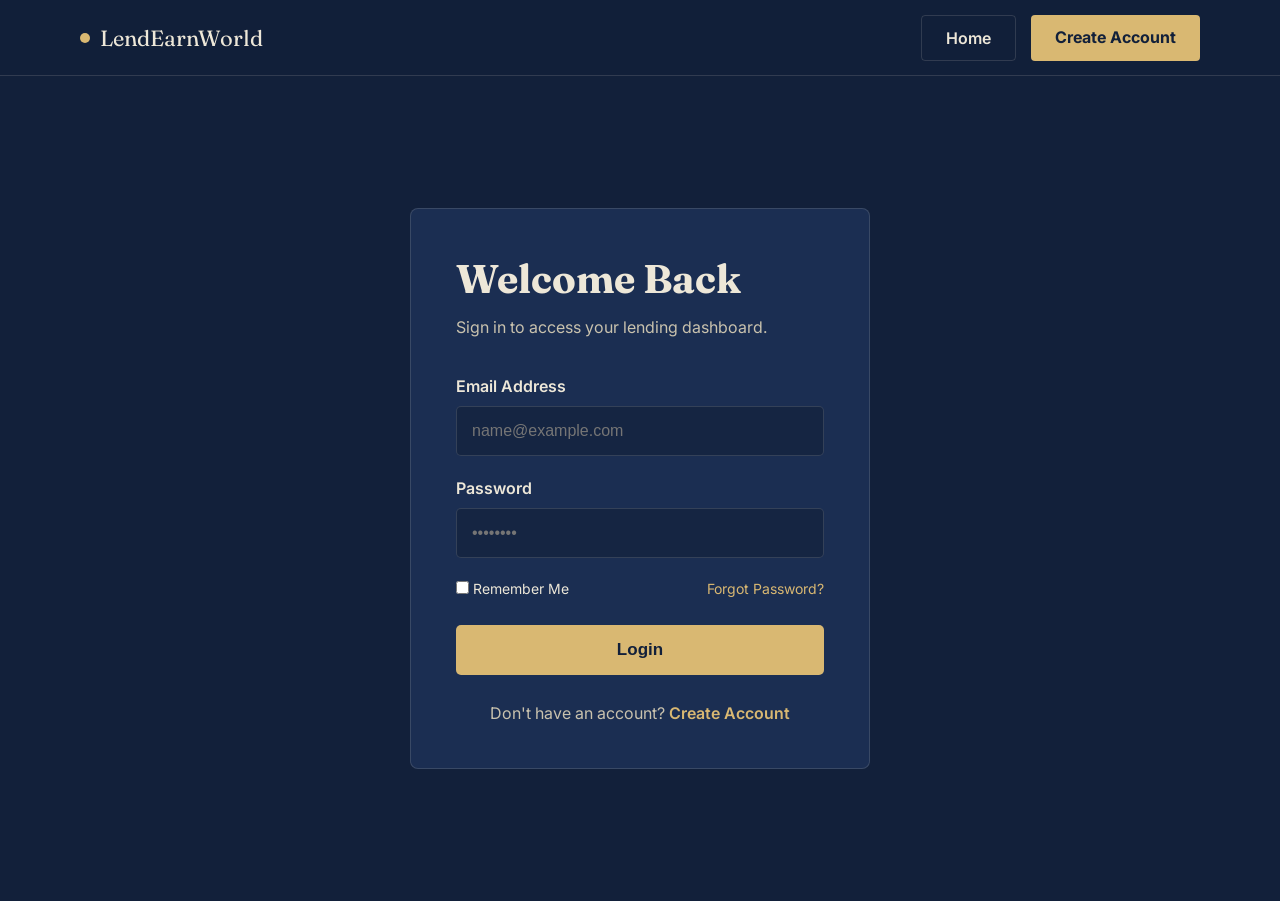
<file: login.html>
<!DOCTYPE html>
<html lang="en">
<head>
    <meta charset="UTF-8">
    <meta name="viewport" content="width=device-width, initial-scale=1.0">
    <title>Login | LendEarnWorld</title>

    <link rel="preconnect" href="https://fonts.googleapis.com">
    <link href="https://fonts.googleapis.com/css2?family=Fraunces:wght@600;700&family=Inter:wght@400;500;600&display=swap" rel="stylesheet">

    <link rel="stylesheet" href="css/style.css">
    <link rel="stylesheet" href="css/auth.css">
</head>
<body>

<nav class="navbar">

    <div class="container">

        <a href="index.html" class="logo">
            <span class="logo-dot"></span>
            LendEarnWorld
        </a>

        <div class="nav-actions">

            <a href="index.html" class="login-btn">
                Home
            </a>

            <a href="register.html" class="register-btn">
                Create Account
            </a>

        </div>

    </div>

</nav>

<section class="auth-page">

    <div class="auth-card">

        <h1>Welcome Back</h1>

        <p>
            Sign in to access your lending dashboard.
        </p>

        <form action="dashboard.html">

            <div class="form-group">

                <label>Email Address</label>

                <input
                    type="email"
                    placeholder="name@example.com"
                    required>

            </div>

            <div class="form-group">

                <label>Password</label>

                <input
                    type="password"
                    placeholder="••••••••"
                    required>

            </div>

            <div class="auth-options">

                <label>

                    <input type="checkbox">

                    Remember Me

                </label>

                <a href="#">
                    Forgot Password?
                </a>

            </div>

            <button class="auth-btn">
                Login
            </button>

        </form>

        <div class="auth-footer">

            Don't have an account?

            <a href="register.html">
                Create Account
            </a>

        </div>

    </div>

</section>

</body>
</html>
</file>
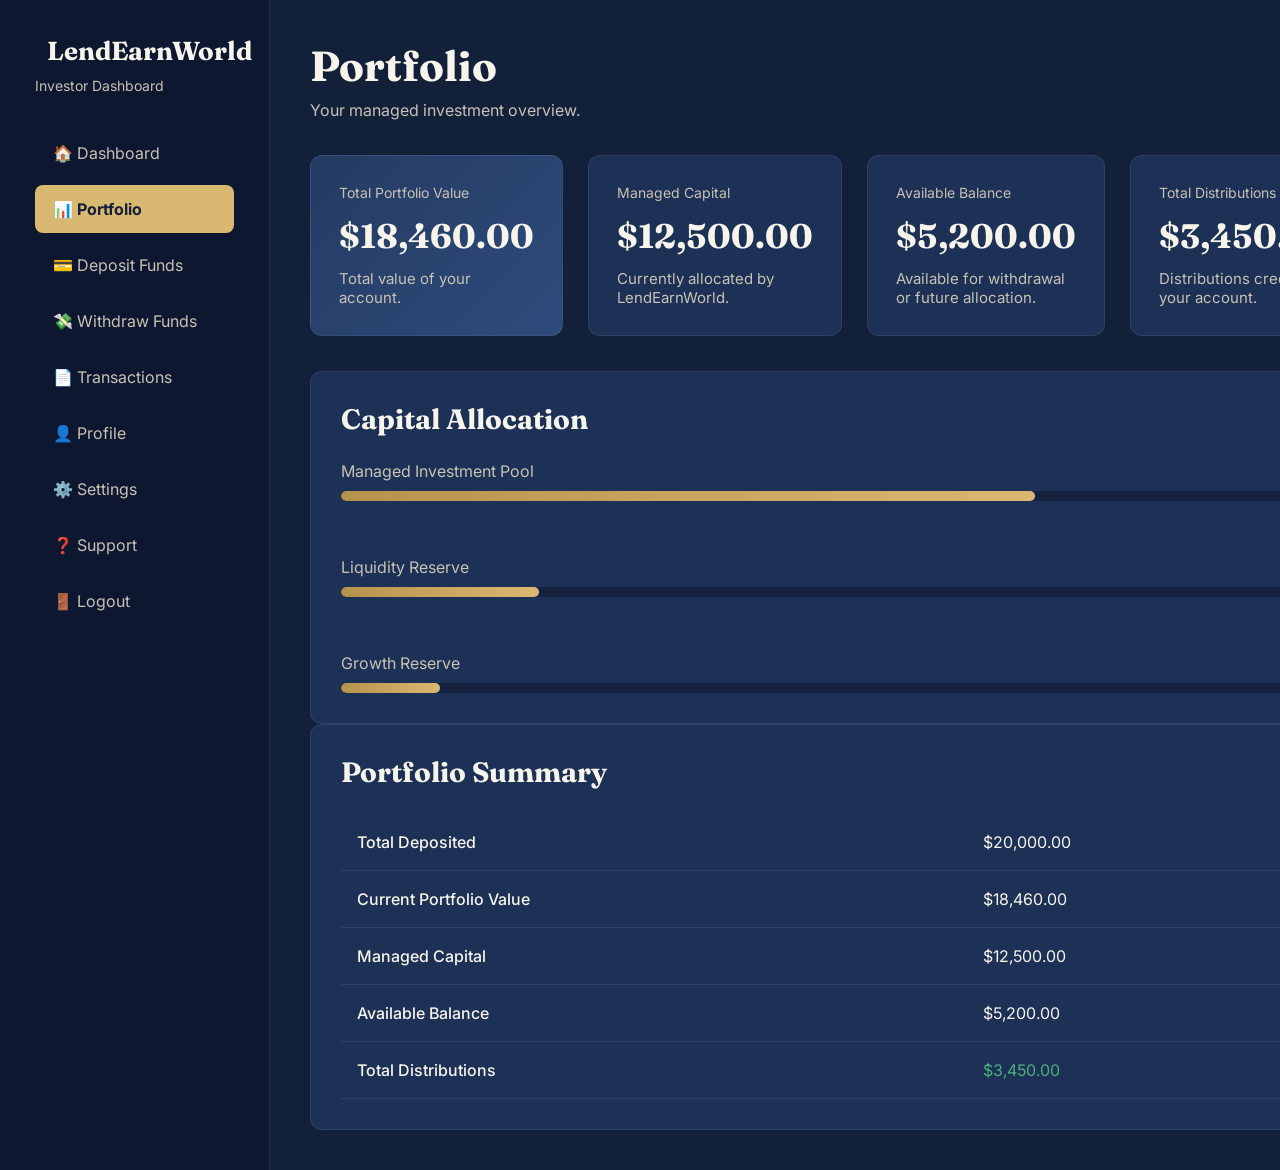
<file: portofoli.html>
<!DOCTYPE html>
<html lang="en">

<head>

<meta charset="UTF-8">
<meta name="viewport" content="width=device-width, initial-scale=1.0">

<title>Portfolio | LendEarnWorld</title>

<link rel="preconnect" href="https://fonts.googleapis.com">

<link href="https://fonts.googleapis.com/css2?family=Fraunces:wght@600;700&family=Inter:wght@400;500;600;700&display=swap" rel="stylesheet">

<link rel="stylesheet" href="css/style.css">
<link rel="stylesheet" href="css/dashboard.css">

</head>

<body>

<div class="dashboard">

<!-- Sidebar -->

<aside class="sidebar">

<div class="brand">
<span class="brand-dot"></span>
<h2>LendEarnWorld</h2>
</div>

<p class="brand-subtitle">Investor Dashboard</p>

<ul class="sidebar-menu">

<li><a href="dashboard.html">🏠 Dashboard</a></li>

<li class="active"><a href="portfolio.html">📊 Portfolio</a></li>

<li><a href="deposit.html">💳 Deposit Funds</a></li>

<li><a href="withdraw.html">💸 Withdraw Funds</a></li>

<li><a href="transactions.html">📄 Transactions</a></li>

<li><a href="profile.html">👤 Profile</a></li>

<li><a href="settings.html">⚙️ Settings</a></li>

<li><a href="support.html">❓ Support</a></li>

<li><a href="index.html">🚪 Logout</a></li>

</ul>

</aside>

<!-- Main Content -->

<main class="content">

<header class="topbar">

<div>

<h1>Portfolio</h1>

<p>Your managed investment overview.</p>

</div>

</header>

<!-- Portfolio Cards -->

<section class="cards">

<div class="card card-primary">

<span>Total Portfolio Value</span>

<h2>$18,460.00</h2>

<p>Total value of your account.</p>

</div>

<div class="card">

<span>Managed Capital</span>

<h2>$12,500.00</h2>

<p>Currently allocated by LendEarnWorld.</p>

</div>

<div class="card">

<span>Available Balance</span>

<h2>$5,200.00</h2>

<p>Available for withdrawal or future allocation.</p>

</div>

<div class="card">

<span>Total Distributions</span>

<h2>$3,450.00</h2>

<p>Distributions credited to your account.</p>

</div>

</section>

<!-- Capital Allocation -->

<section class="panel">

<div class="panel-title">

<h2>Capital Allocation</h2>

</div>

<div class="allocation">

<div class="allocation-row">

<span>Managed Investment Pool</span>

<strong>70%</strong>

</div>

<div class="progress">

<div style="width:70%"></div>

</div>

<br>

<div class="allocation-row">

<span>Liquidity Reserve</span>

<strong>20%</strong>

</div>

<div class="progress">

<div style="width:20%"></div>

</div>

<br>

<div class="allocation-row">

<span>Growth Reserve</span>

<strong>10%</strong>

</div>

<div class="progress">

<div style="width:10%"></div>

</div>

</div>

</section>

<!-- Portfolio Summary -->

<section class="panel">

<div class="panel-title">

<h2>Portfolio Summary</h2>

</div>

<table class="activity-table">

<tbody>

<tr>

<td>Total Deposited</td>

<td>$20,000.00</td>

</tr>

<tr>

<td>Current Portfolio Value</td>

<td>$18,460.00</td>

</tr>

<tr>

<td>Managed Capital</td>

<td>$12,500.00</td>

</tr>

<tr>

<td>Available Balance</td>

<td>$5,200.00</td>

</tr>

<tr>

<td>Total Distributions</td>

<td class="green">$3,450.00</td>

</tr>

</tbody>

</table>

</section>

</main>

</div>

</body>

</html>
</file>
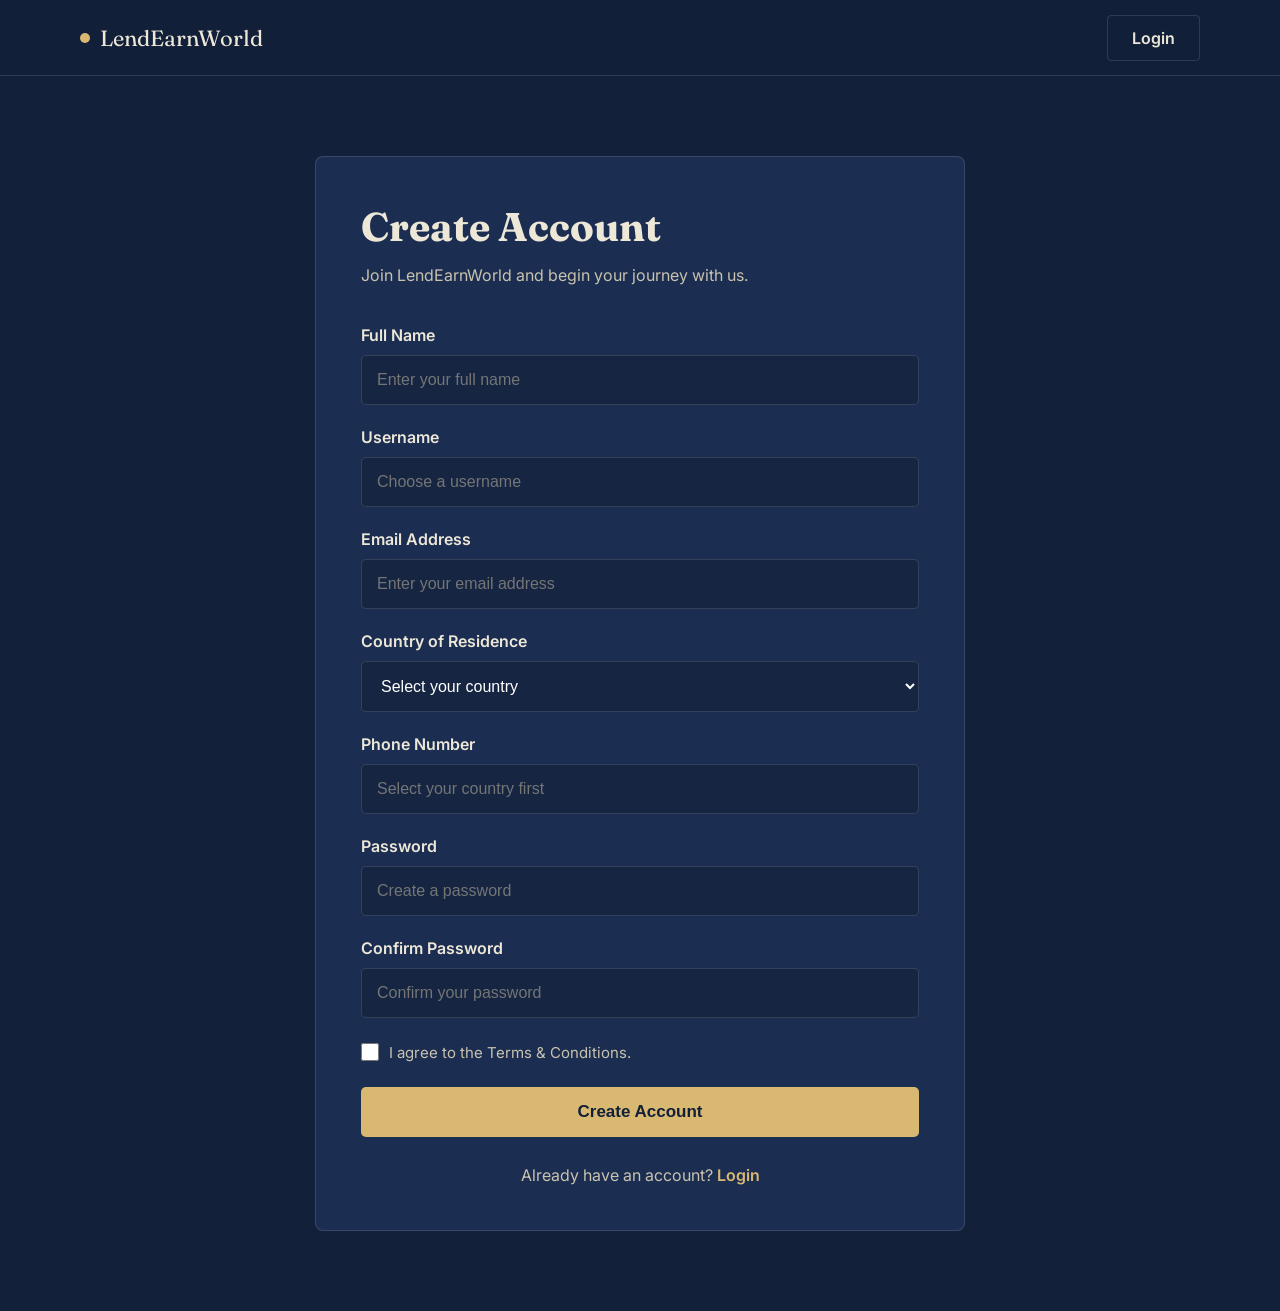
<file: register.html>
<!DOCTYPE html>
<html lang="en">
<head>
    <meta charset="UTF-8">
    <meta name="viewport" content="width=device-width, initial-scale=1.0">
    <title>Create Account | LendEarnWorld</title>

    <link rel="preconnect" href="https://fonts.googleapis.com">
    <link href="https://fonts.googleapis.com/css2?family=Fraunces:wght@600;700&family=Inter:wght@400;500;600&display=swap" rel="stylesheet">

    <link rel="stylesheet" href="css/style.css">
    <link rel="stylesheet" href="css/auth.css">
</head>
<body>

<nav class="navbar">
    <div class="container">
        <a href="index.html" class="logo">
            <span class="logo-dot"></span>
            LendEarnWorld
        </a>

        <div class="nav-actions">
            <a href="login.html" class="login-btn">Login</a>
        </div>
    </div>
</nav>

<section class="auth-page">
    <div class="auth-card register-card">

        <h1>Create Account</h1>

        <p>Join LendEarnWorld and begin your journey with us.</p>

        <form id="registerForm">

            <div class="form-group">
                <label for="fullName">Full Name</label>
                <input type="text" id="fullName" name="fullName"
                    placeholder="Enter your full name"
                    autocomplete="name" required>
            </div>

            <div class="form-group">
                <label for="username">Username</label>
                <input type="text" id="username" name="username"
                    placeholder="Choose a username"
                    autocomplete="username" required>
            </div>

            <div class="form-group">
                <label for="email">Email Address</label>
                <input type="email" id="email" name="email"
                    placeholder="Enter your email address"
                    autocomplete="email" required>
            </div>

            <div class="form-group">
                <label for="country">Country of Residence</label>
                <select id="country" name="country" required>
                    <option value="">Select your country</option>
                </select>
            </div>

            <div class="form-group">
                <label for="phone">Phone Number</label>
                <input type="tel" id="phone" name="phone"
                    placeholder="Select your country first"
                    autocomplete="tel" required>
            </div>

            <div class="form-group">
                <label for="password">Password</label>
                <input type="password" id="password" name="password"
                    placeholder="Create a password"
                    autocomplete="new-password"
                    minlength="8" required>
            </div>

            <div class="form-group">
                <label for="confirmPassword">Confirm Password</label>
                <input type="password" id="confirmPassword"
                    name="confirmPassword"
                    placeholder="Confirm your password"
                    autocomplete="new-password"
                    minlength="8" required>
            </div>

            <!-- Internal currency field. Not visible to the user. -->
            <input type="hidden" id="depositCurrency"
                name="depositCurrency" value="">

            <label class="terms">
                <input type="checkbox" name="terms" required>
                I agree to the Terms & Conditions.
            </label>

            <button type="submit" class="auth-btn">
                Create Account
            </button>

        </form>

        <div class="auth-footer">
            Already have an account?
            <a href="login.html">Login</a>
        </div>

    </div>
</section>

<script>

// ==========================================
// COUNTRY DATA
// Format: Country name, country code, currency, dialing code
// ==========================================

const countries = [
    ["Afghanistan","AF","AFN","+93"],
    ["Albania","AL","ALL","+355"],
    ["Algeria","DZ","DZD","+213"],
    ["Andorra","AD","EUR","+376"],
    ["Angola","AO","AOA","+244"],
    ["Antigua and Barbuda","AG","XCD","+1-268"],
    ["Argentina","AR","ARS","+54"],
    ["Armenia","AM","AMD","+374"],
    ["Australia","AU","AUD","+61"],
    ["Austria","AT","EUR","+43"],
    ["Azerbaijan","AZ","AZN","+994"],
    ["Bahamas","BS","BSD","+1-242"],
    ["Bahrain","BH","BHD","+973"],
    ["Bangladesh","BD","BDT","+880"],
    ["Barbados","BB","BBD","+1-246"],
    ["Belarus","BY","BYN","+375"],
    ["Belgium","BE","EUR","+32"],
    ["Belize","BZ","BZD","+501"],
    ["Benin","BJ","XOF","+229"],
    ["Bhutan","BT","BTN","+975"],
    ["Bolivia","BO","BOB","+591"],
    ["Bosnia and Herzegovina","BA","BAM","+387"],
    ["Botswana","BW","BWP","+267"],
    ["Brazil","BR","BRL","+55"],
    ["Brunei","BN","BND","+673"],
    ["Bulgaria","BG","EUR","+359"],
    ["Burkina Faso","BF","XOF","+226"],
    ["Burundi","BI","BIF","+257"],
    ["Cabo Verde","CV","CVE","+238"],
    ["Cambodia","KH","KHR","+855"],
    ["Cameroon","CM","XAF","+237"],
    ["Canada","CA","CAD","+1"],
    ["Central African Republic","CF","XAF","+236"],
    ["Chad","TD","XAF","+235"],
    ["Chile","CL","CLP","+56"],
    ["China","CN","CNY","+86"],
    ["Colombia","CO","COP","+57"],
    ["Comoros","KM","KMF","+269"],
    ["Congo (Republic of the Congo)","CG","XAF","+242"],
    ["Costa Rica","CR","CRC","+506"],
    ["Cote d'Ivoire","CI","XOF","+225"],
    ["Croatia","HR","EUR","+385"],
    ["Cuba","CU","CUP","+53"],
    ["Cyprus","CY","EUR","+357"],
    ["Czechia","CZ","CZK","+420"],
    ["Democratic Republic of the Congo","CD","CDF","+243"],
    ["Denmark","DK","DKK","+45"],
    ["Djibouti","DJ","DJF","+253"],
    ["Dominica","DM","XCD","+1-767"],
    ["Dominican Republic","DO","DOP","+1-809"],
    ["Ecuador","EC","USD","+593"],
    ["Egypt","EG","EGP","+20"],
    ["El Salvador","SV","USD","+503"],
    ["Equatorial Guinea","GQ","XAF","+240"],
    ["Eritrea","ER","ERN","+291"],
    ["Estonia","EE","EUR","+372"],
    ["Eswatini","SZ","SZL","+268"],
    ["Ethiopia","ET","ETB","+251"],
    ["Fiji","FJ","FJD","+679"],
    ["Finland","FI","EUR","+358"],
    ["France","FR","EUR","+33"],
    ["Gabon","GA","XAF","+241"],
    ["Gambia","GM","GMD","+220"],
    ["Georgia","GE","GEL","+995"],
    ["Germany","DE","EUR","+49"],
    ["Ghana","GH","GHS","+233"],
    ["Greece","GR","EUR","+30"],
    ["Grenada","GD","XCD","+1-473"],
    ["Guatemala","GT","GTQ","+502"],
    ["Guinea","GN","GNF","+224"],
    ["Guinea-Bissau","GW","XOF","+245"],
    ["Guyana","GY","GYD","+592"],
    ["Haiti","HT","HTG","+509"],
    ["Honduras","HN","HNL","+504"],
    ["Hungary","HU","HUF","+36"],
    ["Iceland","IS","ISK","+354"],
    ["India","IN","INR","+91"],
    ["Indonesia","ID","IDR","+62"],
    ["Iran","IR","IRR","+98"],
    ["Iraq","IQ","IQD","+964"],
    ["Ireland","IE","EUR","+353"],
    ["Israel","IL","ILS","+972"],
    ["Italy","IT","EUR","+39"],
    ["Jamaica","JM","JMD","+1-876"],
    ["Japan","JP","JPY","+81"],
    ["Jordan","JO","JOD","+962"],
    ["Kazakhstan","KZ","KZT","+7"],
    ["Kenya","KE","KES","+254"],
    ["Kiribati","KI","AUD","+686"],
    ["Kuwait","KW","KWD","+965"],
    ["Kyrgyzstan","KG","KGS","+996"],
    ["Laos","LA","LAK","+856"],
    ["Latvia","LV","EUR","+371"],
    ["Lebanon","LB","LBP","+961"],
    ["Lesotho","LS","LSL","+266"],
    ["Liberia","LR","LRD","+231"],
    ["Libya","LY","LYD","+218"],
    ["Liechtenstein","LI","CHF","+423"],
    ["Lithuania","LT","EUR","+370"],
    ["Luxembourg","LU","EUR","+352"],
    ["Madagascar","MG","MGA","+261"],
    ["Malawi","MW","MWK","+265"],
    ["Malaysia","MY","MYR","+60"],
    ["Maldives","MV","MVR","+960"],
    ["Mali","ML","XOF","+223"],
    ["Malta","MT","EUR","+356"],
    ["Marshall Islands","MH","USD","+692"],
    ["Mauritania","MR","MRU","+222"],
    ["Mauritius","MU","MUR","+230"],
    ["Mexico","MX","MXN","+52"],
    ["Micronesia","FM","USD","+691"],
    ["Moldova","MD","MDL","+373"],
    ["Monaco","MC","EUR","+377"],
    ["Mongolia","MN","MNT","+976"],
    ["Montenegro","ME","EUR","+382"],
    ["Morocco","MA","MAD","+212"],
    ["Mozambique","MZ","MZN","+258"],
    ["Myanmar","MM","MMK","+95"],
    ["Namibia","NA","NAD","+264"],
    ["Nauru","NR","AUD","+674"],
    ["Nepal","NP","NPR","+977"],
    ["Netherlands","NL","EUR","+31"],
    ["New Zealand","NZ","NZD","+64"],
    ["Nicaragua","NI","NIO","+505"],
    ["Niger","NE","XOF","+227"],
    ["Nigeria","NG","NGN","+234"],
    ["North Korea","KP","KPW","+850"],
    ["North Macedonia","MK","MKD","+389"],
    ["Norway","NO","NOK","+47"],
    ["Oman","OM","OMR","+968"],
    ["Pakistan","PK","PKR","+92"],
    ["Palau","PW","USD","+680"],
    ["Palestine","PS","ILS","+970"],
    ["Panama","PA","PAB","+507"],
    ["Papua New Guinea","PG","PGK","+675"],
    ["Paraguay","PY","PYG","+595"],
    ["Peru","PE","PEN","+51"],
    ["Philippines","PH","PHP","+63"],
    ["Poland","PL","PLN","+48"],
    ["Portugal","PT","EUR","+351"],
    ["Qatar","QA","QAR","+974"],
    ["Romania","RO","RON","+40"],
    ["Russia","RU","RUB","+7"],
    ["Rwanda","RW","RWF","+250"],
    ["Saint Kitts and Nevis","KN","XCD","+1-869"],
    ["Saint Lucia","LC","XCD","+1-758"],
    ["Saint Vincent and the Grenadines","VC","XCD","+1-784"],
    ["Samoa","WS","WST","+685"],
    ["San Marino","SM","EUR","+378"],
    ["Sao Tome and Principe","ST","STN","+239"],
    ["Saudi Arabia","SA","SAR","+966"],
    ["Senegal","SN","XOF","+221"],
    ["Serbia","RS","RSD","+381"],
    ["Seychelles","SC","SCR","+248"],
    ["Sierra Leone","SL","SLE","+232"],
    ["Singapore","SG","SGD","+65"],
    ["Slovakia","SK","EUR","+421"],
    ["Slovenia","SI","EUR","+386"],
    ["Solomon Islands","SB","SBD","+677"],
    ["Somalia","SO","SOS","+252"],
    ["South Africa","ZA","ZAR","+27"],
    ["South Korea","KR","KRW","+82"],
    ["South Sudan","SS","SSP","+211"],
    ["Spain","ES","EUR","+34"],
    ["Sri Lanka","LK","LKR","+94"],
    ["Sudan","SD","SDG","+249"],
    ["Suriname","SR","SRD","+597"],
    ["Sweden","SE","SEK","+46"],
    ["Switzerland","CH","CHF","+41"],
    ["Syria","SY","SYP","+963"],
    ["Tajikistan","TJ","TJS","+992"],
    ["Tanzania","TZ","TZS","+255"],
    ["Thailand","TH","THB","+66"],
    ["Timor-Leste","TL","USD","+670"],
    ["Togo","TG","XOF","+228"],
    ["Tonga","TO","TOP","+676"],
    ["Trinidad and Tobago","TT","TTD","+1-868"],
    ["Tunisia","TN","TND","+216"],
    ["Turkey","TR","TRY","+90"],
    ["Turkmenistan","TM","TMT","+993"],
    ["Tuvalu","TV","AUD","+688"],
    ["Uganda","UG","UGX","+256"],
    ["Ukraine","UA","UAH","+380"],
    ["United Arab Emirates","AE","AED","+971"],
    ["United Kingdom","GB","GBP","+44"],
    ["United States","US","USD","+1"],
    ["Uruguay","UY","UYU","+598"],
    ["Uzbekistan","UZ","UZS","+998"],
    ["Vanuatu","VU","VUV","+678"],
    ["Vatican City","VA","EUR","+39"],
    ["Venezuela","VE","VES","+58"],
    ["Vietnam","VN","VND","+84"],
    ["Yemen","YE","YER","+967"],
    ["Zambia","ZM","ZMW","+260"],
    ["Zimbabwe","ZW","ZWG","+263"]
];


// ==========================================
// GET FORM ELEMENTS
// ==========================================

const registerForm = document.getElementById("registerForm");
const countrySelect = document.getElementById("country");
const phoneInput = document.getElementById("phone");
const currencyInput = document.getElementById("depositCurrency");

let currentDialCode = "";


// ==========================================
// POPULATE COUNTRY DROPDOWN
// ==========================================

countries.forEach(function(country) {
    const option = document.createElement("option");

    option.value = country[1];
    option.textContent = country[0];

    option.dataset.currency = country[2];
    option.dataset.dialCode = country[3];
    option.dataset.countryName = country[0];

    countrySelect.appendChild(option);
});


// ==========================================
// UPDATE PHONE CODE AND CURRENCY
// ==========================================

countrySelect.addEventListener("change", function() {
    const selectedOption = this.options[this.selectedIndex];

    currentDialCode = selectedOption.dataset.dialCode || "";
    const currency = selectedOption.dataset.currency || "";

    currencyInput.value = currency;

    phoneInput.value = currentDialCode
        ? currentDialCode + " "
        : "";

    phoneInput.placeholder = currentDialCode
        ? "Enter your phone number"
        : "Select your country first";
});


// ==========================================
// KEEP COUNTRY CODE WHEN USER TYPES
// ==========================================

phoneInput.addEventListener("input", function() {
    if (!currentDialCode) return;

    if (!phoneInput.value.startsWith(currentDialCode)) {
        const digits = phoneInput.value.replace(/\D/g, "");
        const codeDigits = currentDialCode.replace(/\D/g, "");

        const numberDigits = digits.startsWith(codeDigits)
            ? digits.slice(codeDigits.length)
            : digits;

        phoneInput.value = currentDialCode + " " + numberDigits;
    }
});


// ==========================================
// REGISTER AND SAVE USER PROFILE
// ==========================================

registerForm.addEventListener("submit", function(event) {
    event.preventDefault();

    const fullName = document.getElementById("fullName").value.trim();
    const username = document.getElementById("username").value.trim();
    const email = document.getElementById("email").value.trim();
    const phone = phoneInput.value.trim();

    const password = document.getElementById("password").value;
    const confirmPassword = document.getElementById("confirmPassword").value;

    const countryCode = countrySelect.value;
    const selectedOption = countrySelect.options[countrySelect.selectedIndex];

    const currency = selectedOption.dataset.currency || "";
    const dialCode = selectedOption.dataset.dialCode || "";
    const countryName = selectedOption.dataset.countryName || "";

    // Check required country information
    if (!countryCode || !currency || !dialCode) {
        alert("Please select your country.");
        return;
    }

    // Check password length
    if (password.length < 8) {
        alert("Your password must contain at least 8 characters.");
        return;
    }

    // Check password confirmation
    if (password !== confirmPassword) {
        alert("Your passwords do not match.");
        return;
    }

    // Check phone number
    const phoneDigits = phone.replace(/\D/g, "");
    const dialDigits = dialCode.replace(/\D/g, "");

    if (!phoneDigits.startsWith(dialDigits) ||
        phoneDigits.length <= dialDigits.length) {
        alert("Please enter a valid phone number.");
        phoneInput.focus();
        return;
    }

    // Save user profile information.
    // Passwords are deliberately NOT saved.

    const profile = {
        fullName: fullName,
        username: username,
        email: email,
        phone: phone,
        country: countryCode,
        countryName: countryName,
        currency: currency,
        phoneCode: dialCode
    };

    try {
        localStorage.setItem("lewProfile", JSON.stringify(profile));

        // Keep these separate keys for the other website pages.
        localStorage.setItem("lewCountry", countryCode);
        localStorage.setItem("lewDepositCurrency", currency);
        localStorage.setItem("lewPhoneCode", dialCode);

        // Continue to the dashboard.
        window.location.href = "dashboard.html";

    } catch (error) {
        alert("Your information could not be saved in this browser. Please check your browser storage settings.");
        console.error("Registration storage error:", error);
    }
});

</script>

</body>
</html>
</file>
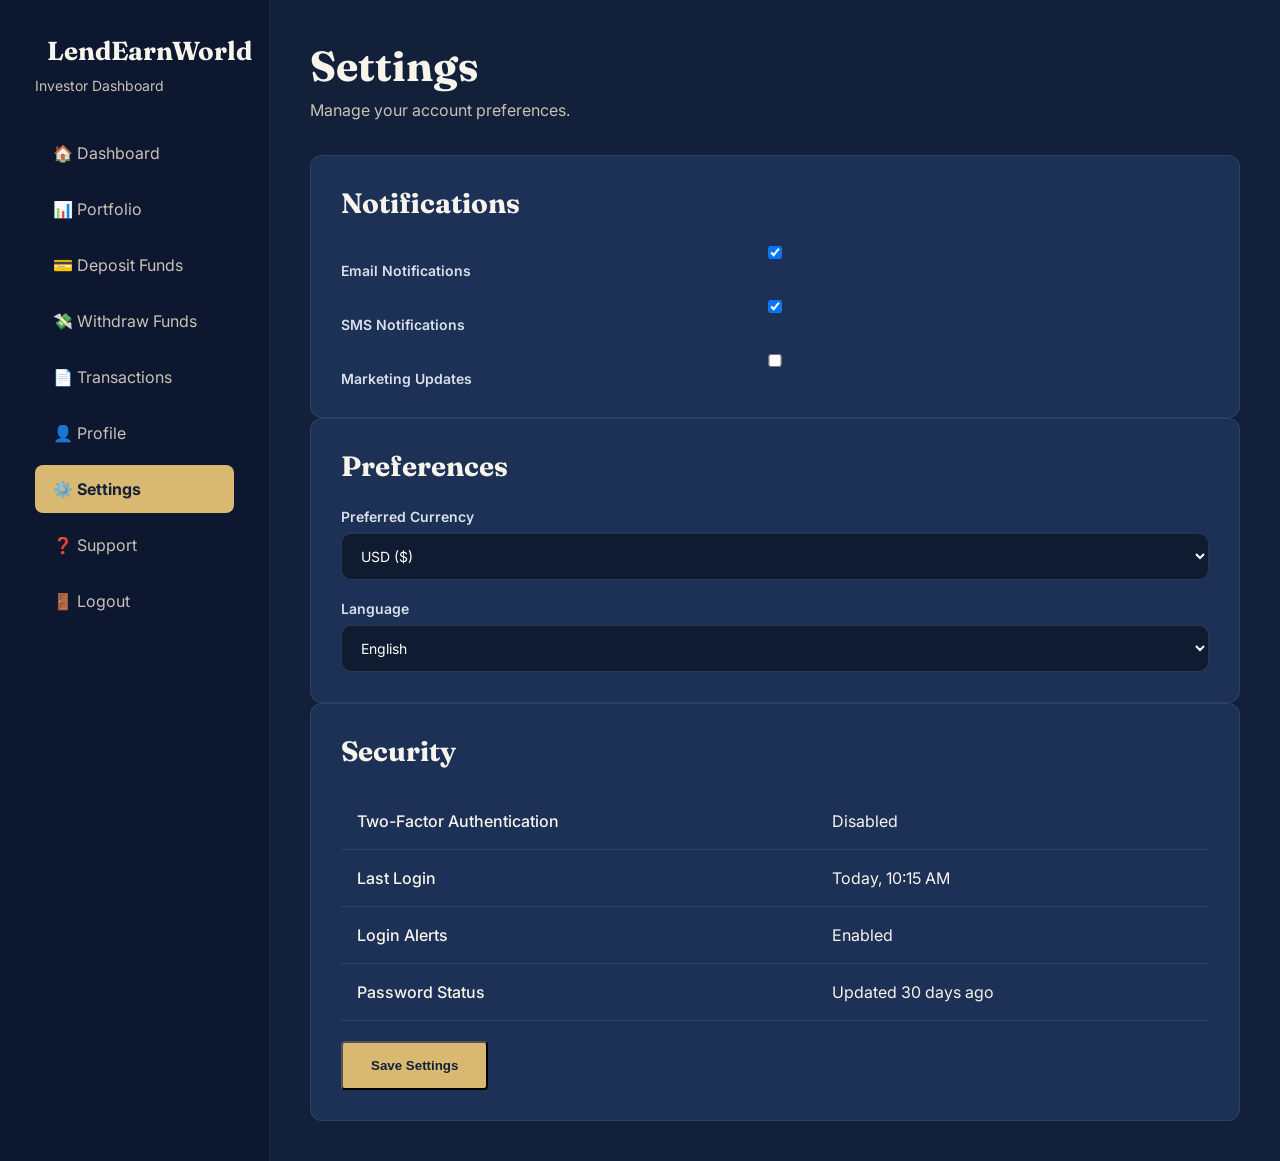
<file: settings.html>
<!DOCTYPE html>
<html lang="en">

<head>

<meta charset="UTF-8">
<meta name="viewport" content="width=device-width, initial-scale=1.0">

<title>Settings | LendEarnWorld</title>

<link rel="preconnect" href="https://fonts.googleapis.com">

<link href="https://fonts.googleapis.com/css2?family=Fraunces:wght@600;700&family=Inter:wght@400;500;600;700&display=swap" rel="stylesheet">

<link rel="stylesheet" href="css/style.css">
<link rel="stylesheet" href="css/dashboard.css">

</head>

<body>

<div class="dashboard">

<!-- Sidebar -->

<aside class="sidebar">

<div class="brand">
<span class="brand-dot"></span>
<h2>LendEarnWorld</h2>
</div>

<p class="brand-subtitle">Investor Dashboard</p>

<ul class="sidebar-menu">

<li><a href="dashboard.html">🏠 Dashboard</a></li>

<li><a href="portfolio.html">📊 Portfolio</a></li>

<li><a href="deposit.html">💳 Deposit Funds</a></li>

<li><a href="withdraw.html">💸 Withdraw Funds</a></li>

<li><a href="transactions.html">📄 Transactions</a></li>

<li><a href="profile.html">👤 Profile</a></li>

<li class="active"><a href="settings.html">⚙️ Settings</a></li>

<li><a href="support.html">❓ Support</a></li>

<li><a href="index.html">🚪 Logout</a></li>

</ul>

</aside>

<!-- Main Content -->

<main class="content">

<header class="topbar">

<div>

<h1>Settings</h1>

<p>Manage your account preferences.</p>

</div>

</header>

<!-- Notifications -->

<section class="panel">

<div class="panel-title">

<h2>Notifications</h2>

</div>

<form>

<div class="form-group">

<label>

<input type="checkbox" checked>

Email Notifications

</label>

</div>

<br>

<div class="form-group">

<label>

<input type="checkbox" checked>

SMS Notifications

</label>

</div>

<br>

<div class="form-group">

<label>

<input type="checkbox">

Marketing Updates

</label>

</div>

</form>

</section>

<!-- Preferences -->

<section class="panel">

<div class="panel-title">

<h2>Preferences</h2>

</div>

<form>

<div class="form-group">

<label>Preferred Currency</label>

<select>

<option>USD ($)</option>

<option>EUR (€)</option>

<option>GBP (£)</option>

<option>KES (KSh)</option>

</select>

</div>

<br>

<div class="form-group">

<label>Language</label>

<select>

<option>English</option>

<option>French</option>

<option>Spanish</option>

<option>German</option>

</select>

</div>

</form>

</section>

<!-- Security -->

<section class="panel">

<div class="panel-title">

<h2>Security</h2>

</div>

<table class="activity-table">

<tbody>

<tr>

<td>Two-Factor Authentication</td>

<td>Disabled</td>

</tr>

<tr>

<td>Last Login</td>

<td>Today, 10:15 AM</td>

</tr>

<tr>

<td>Login Alerts</td>

<td>Enabled</td>

</tr>

<tr>

<td>Password Status</td>

<td>Updated 30 days ago</td>

</tr>

</tbody>

</table>

<br>

<button class="btn-primary">

Save Settings

</button>

</section>

</main>

</div>

</body>

</html>
</file>
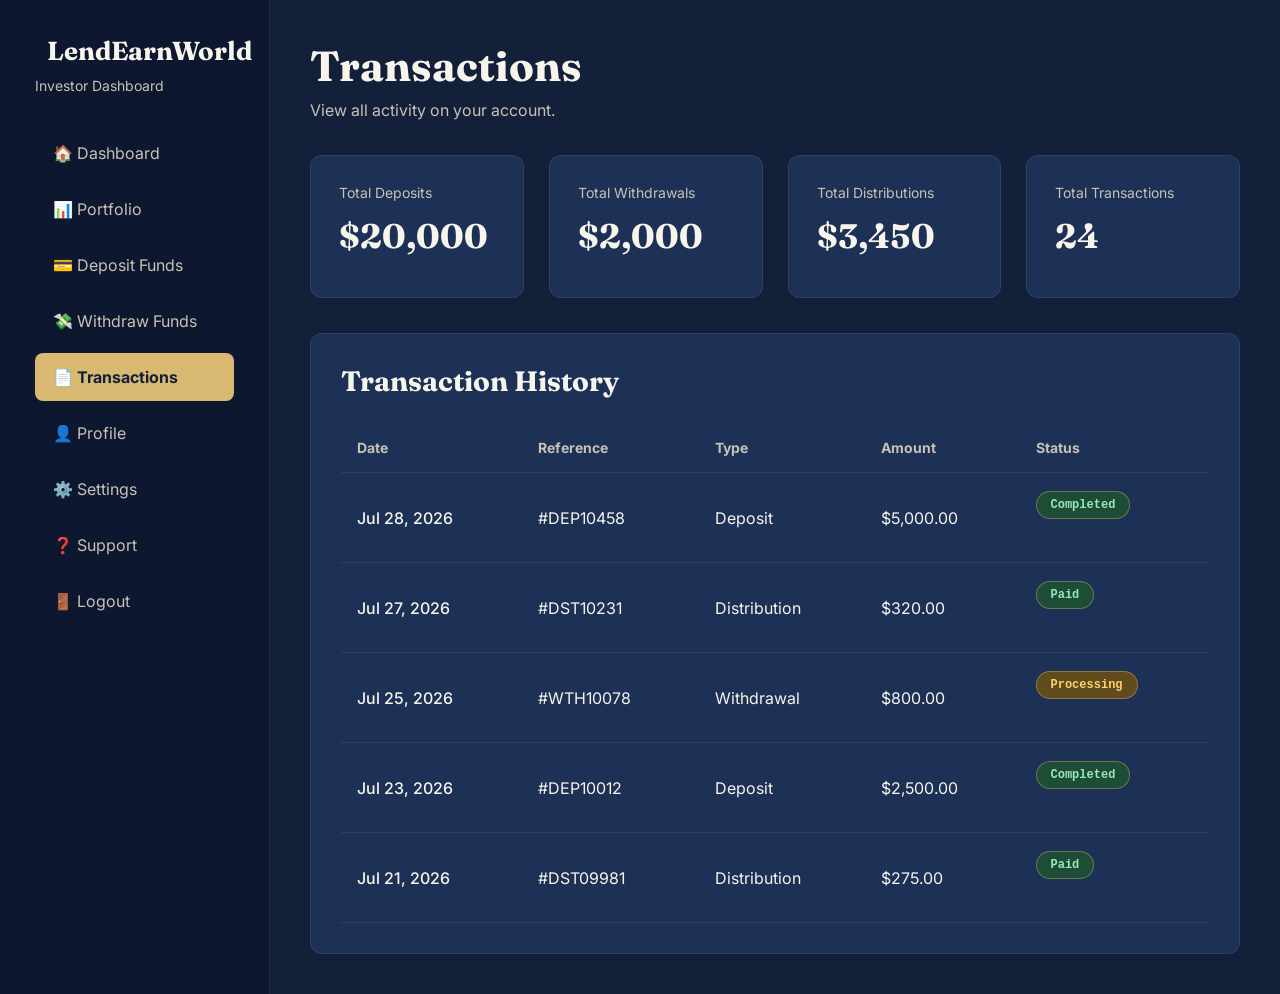
<file: transaction.html>
<!DOCTYPE html>
<html lang="en">

<head>

<meta charset="UTF-8">
<meta name="viewport" content="width=device-width, initial-scale=1.0">

<title>Transactions | LendEarnWorld</title>

<link rel="preconnect" href="https://fonts.googleapis.com">

<link href="https://fonts.googleapis.com/css2?family=Fraunces:wght@600;700&family=Inter:wght@400;500;600;700&display=swap" rel="stylesheet">

<link rel="stylesheet" href="css/style.css">
<link rel="stylesheet" href="css/dashboard.css">

</head>

<body>

<div class="dashboard">

<!-- Sidebar -->

<aside class="sidebar">

<div class="brand">
<span class="brand-dot"></span>
<h2>LendEarnWorld</h2>
</div>

<p class="brand-subtitle">Investor Dashboard</p>

<ul class="sidebar-menu">

<li><a href="dashboard.html">🏠 Dashboard</a></li>

<li><a href="portfolio.html">📊 Portfolio</a></li>

<li><a href="deposit.html">💳 Deposit Funds</a></li>

<li><a href="withdraw.html">💸 Withdraw Funds</a></li>

<li class="active"><a href="transactions.html">📄 Transactions</a></li>

<li><a href="profile.html">👤 Profile</a></li>

<li><a href="settings.html">⚙️ Settings</a></li>

<li><a href="support.html">❓ Support</a></li>

<li><a href="index.html">🚪 Logout</a></li>

</ul>

</aside>

<!-- Main Content -->

<main class="content">

<header class="topbar">

<div>

<h1>Transactions</h1>

<p>View all activity on your account.</p>

</div>

</header>

<!-- Summary Cards -->

<section class="cards">

<div class="card">

<span>Total Deposits</span>

<h2>$20,000</h2>

</div>

<div class="card">

<span>Total Withdrawals</span>

<h2>$2,000</h2>

</div>

<div class="card">

<span>Total Distributions</span>

<h2>$3,450</h2>

</div>

<div class="card">

<span>Total Transactions</span>

<h2>24</h2>

</div>

</section>

<!-- Transactions Table -->

<section class="panel">

<div class="panel-title">

<h2>Transaction History</h2>

</div>

<table class="activity-table">

<thead>

<tr>

<th>Date</th>

<th>Reference</th>

<th>Type</th>

<th>Amount</th>

<th>Status</th>

</tr>

</thead>

<tbody>

<tr>

<td>Jul 28, 2026</td>

<td>#DEP10458</td>

<td>Deposit</td>

<td>$5,000.00</td>

<td><span class="badge success">Completed</span></td>

</tr>

<tr>

<td>Jul 27, 2026</td>

<td>#DST10231</td>

<td>Distribution</td>

<td>$320.00</td>

<td><span class="badge success">Paid</span></td>

</tr>

<tr>

<td>Jul 25, 2026</td>

<td>#WTH10078</td>

<td>Withdrawal</td>

<td>$800.00</td>

<td><span class="badge pending">Processing</span></td>

</tr>

<tr>

<td>Jul 23, 2026</td>

<td>#DEP10012</td>

<td>Deposit</td>

<td>$2,500.00</td>

<td><span class="badge success">Completed</span></td>

</tr>

<tr>

<td>Jul 21, 2026</td>

<td>#DST09981</td>

<td>Distribution</td>

<td>$275.00</td>

<td><span class="badge success">Paid</span></td>

</tr>

</tbody>

</table>

</section>

</main>

</div>

</body>

</html>
</file>
<file: css/style.css>
:root {
    --ink: #12203A;
    --ink-2: #1B2E52;
    --paper: #EDE7D8;
    --paper-dim: #C9C2AE;
    --brass: #B4934F;
    --brass-bright: #D9B872;
    --vault: #2F5D4E;
    --vault-bright: #4C8A72;
    --rust: #A6432E;
    --rule: rgba(237, 231, 216, .14);
}

* {
    margin: 0;
    padding: 0;
    box-sizing: border-box;
}

html {
    scroll-behavior: smooth;
}

body {
    background: var(--ink);
    color: var(--paper);
    font-family: 'Inter', sans-serif;
}

.container {
    width: 90%;
    max-width: 1120px;
    margin: auto;
}

/* ================= NAVBAR ================= */

.navbar {
    position: sticky;
    top: 0;
    background: rgba(18, 32, 58, .9);
    backdrop-filter: blur(10px);
    border-bottom: 1px solid var(--rule);
    z-index: 1000;
}

.navbar .container {
    height: 75px;
    display: flex;
    justify-content: space-between;
    align-items: center;
}

.logo {
    color: var(--paper);
    text-decoration: none;
    font-family: 'Fraunces', serif;
    font-size: 22px;
    display: flex;
    align-items: center;
    gap: 10px;
}

.logo small {
    font-size: 11px;
    color: var(--paper-dim);
    text-transform: uppercase;
    font-family: 'IBM Plex Mono', monospace;
}

.logo-dot {
    width: 10px;
    height: 10px;
    border-radius: 50%;
    background: var(--brass-bright);
}

.nav-links {
    display: flex;
    gap: 35px;
    list-style: none;
}

.nav-links a {
    color: var(--paper-dim);
    text-decoration: none;
    transition: .3s;
}

.nav-links a:hover {
    color: white;
}

.nav-btn {
    text-decoration: none;
    color: var(--paper);
    border: 1px solid var(--brass);
    padding: 10px 18px;
    border-radius: 4px;
}

.nav-btn:hover {
    background: var(--brass-bright);
    color: var(--ink);
}

/* ================= HERO ================= */

.hero {
    padding: 90px 0;
}

.hero-grid {
    display: grid;
    grid-template-columns: 1.1fr .9fr;
    gap: 60px;
    align-items: center;
}

.badge {
    display: inline-flex;
    align-items: center;
    gap: 8px;
    padding: 8px 14px;
    border: 1px solid rgba(217, 184, 114, .4);
    border-radius: 40px;
    color: var(--brass-bright);
    font-size: 12px;
    font-family: 'IBM Plex Mono', monospace;
    margin-bottom: 25px;
}

.badge-dot {
    width: 7px;
    height: 7px;
    border-radius: 50%;
    background: var(--brass-bright);
}

.hero h1 {
    font-family: 'Fraunces', serif;
    font-size: 58px;
    line-height: 1.1;
    margin-bottom: 25px;
}

.hero h1 span {
    color: var(--brass-bright);
    font-style: italic;
}

.hero p {
    color: var(--paper-dim);
    font-size: 18px;
    line-height: 1.8;
    margin-bottom: 35px;
}

.hero-buttons {
    display: flex;
    gap: 15px;
}

.btn-primary {
    background: var(--brass-bright);
    color: var(--ink);
    padding: 15px 28px;
    text-decoration: none;
    border-radius: 4px;
    font-weight: 600;
}

.btn-secondary {
    border: 1px solid var(--rule);
    color: var(--paper);
    padding: 15px 28px;
    text-decoration: none;
    border-radius: 4px;
}

.btn-primary:hover {
    transform: translateY(-2px);
}

.btn-secondary:hover {
    border-color: var(--paper);
}

/* ================= LEDGER CARD ================= */

.ledger-card {
    background: var(--ink-2);
    border: 1px solid var(--rule);
    border-radius: 8px;
    padding: 25px;
}

.ledger-header {
    display: flex;
    justify-content: space-between;
    padding-bottom: 15px;
    margin-bottom: 20px;
    border-bottom: 1px solid var(--rule);
    font-family: 'IBM Plex Mono', monospace;
    font-size: 12px;
    color: var(--paper-dim);
}

.ledger-box {
    display: flex;
    flex-direction: column;
    gap: 15px;
}

.ledger-row {
    display: flex;
    justify-content: space-between;
    border-bottom: 1px solid var(--rule);
    padding-bottom: 12px;
}

.ledger-row span {
    color: var(--paper-dim);
}

.green {
    color: var(--vault-bright);
}

/* ================= RESPONSIVE ================= */

@media(max-width:900px) {

    .hero-grid {
        grid-template-columns: 1fr;
    }

    .nav-links {
        display: none;
    }

    .hero h1 {
        font-size: 42px;
    }

    .hero-buttons {
        flex-direction: column;
    }

}
/* ================= HOW IT WORKS ================= */

.how{
    padding:100px 0;
    border-top:1px solid var(--rule);
}

.section-title{
    max-width:700px;
    margin-bottom:60px;
}

.section-title span{
    display:block;
    color:var(--brass-bright);
    font-size:12px;
    letter-spacing:3px;
    font-family:'IBM Plex Mono', monospace;
    margin-bottom:15px;
}

.section-title h2{
    font-family:'Fraunces', serif;
    font-size:42px;
    margin-bottom:20px;
}

.section-title p{
    color:var(--paper-dim);
    font-size:17px;
    line-height:1.8;
}

.steps{
    display:grid;
    grid-template-columns:repeat(3,1fr);
    gap:25px;
}

.step-card{
    background:var(--ink-2);
    border:1px solid var(--rule);
    border-radius:8px;
    padding:35px;
    transition:.3s;
}

.step-card:hover{
    transform:translateY(-8px);
    border-color:var(--brass);
}

.step-number{
    color:var(--brass-bright);
    font-family:'IBM Plex Mono', monospace;
    font-size:13px;
    margin-bottom:25px;
}

.step-card h3{
    font-family:'Fraunces', serif;
    font-size:24px;
    margin-bottom:15px;
}

.step-card p{
    color:var(--paper-dim);
    line-height:1.8;
}

@media(max-width:900px){

.steps{
grid-template-columns:1fr;
}

.section-title h2{
font-size:34px;
}

}
/* ================= TRACK RECORD ================= */

.track-record{

padding:100px 0;

border-top:1px solid var(--rule);

}

.history-table{

width:100%;

border-collapse:collapse;

margin-top:45px;

font-family:'IBM Plex Mono', monospace;

}

.history-table th{

text-align:left;

padding:18px;

font-size:12px;

text-transform:uppercase;

letter-spacing:2px;

color:var(--paper-dim);

border-bottom:1px solid var(--rule);

}

.history-table td{

padding:22px 18px;

font-size:18px;

border-bottom:1px solid var(--rule);

}

.history-table tr:last-child td{

border:none;

}

.success{

color:var(--vault-bright);

}

.table-note{

margin-top:30px;

font-size:17px;

color:var(--paper-dim);

line-height:1.8;

}
.nav-actions{

display:flex;

gap:15px;

}

.login-btn{

text-decoration:none;

padding:12px 24px;

border:1px solid var(--rule);

border-radius:4px;

color:var(--paper);

font-weight:600;

transition:.3s;

}

.login-btn:hover{

border-color:var(--paper);

}

.register-btn{

background:var(--brass-bright);

padding:12px 24px;

border-radius:4px;

text-decoration:none;

color:var(--ink);

font-weight:700;

transition:.3s;

}

.register-btn:hover{

transform:translateY(-2px);

}
</file>
<file: css/auth.css>
.auth-page{

min-height:calc(100vh - 75px);

display:flex;

justify-content:center;

align-items:center;

padding:80px 20px;

}

.auth-card{

width:100%;

max-width:460px;

background:var(--ink-2);

padding:45px;

border:1px solid var(--rule);

border-radius:8px;

}

.auth-card h1{

font-family:'Fraunces',serif;

font-size:40px;

margin-bottom:10px;

}

.auth-card p{

color:var(--paper-dim);

margin-bottom:35px;

line-height:1.8;

}

.form-group{

display:flex;

flex-direction:column;

margin-bottom:22px;

}

.form-group label{

margin-bottom:10px;

font-weight:600;

}

.form-group input{

padding:15px;

background:#152542;

border:1px solid var(--rule);

border-radius:5px;

color:white;

font-size:16px;

outline:none;

}

.form-group input:focus{

border-color:var(--brass-bright);

}

.auth-options{

display:flex;

justify-content:space-between;

align-items:center;

margin-bottom:28px;

font-size:14px;

}

.auth-options a{

color:var(--brass-bright);

text-decoration:none;

}

.auth-btn{

width:100%;

padding:15px;

background:var(--brass-bright);

border:none;

border-radius:5px;

font-size:17px;

font-weight:700;

cursor:pointer;

color:var(--ink);

transition:.3s;

}

.auth-btn:hover{

transform:translateY(-2px);

}

.auth-footer{

margin-top:28px;

text-align:center;

color:var(--paper-dim);

}

.auth-footer a{

color:var(--brass-bright);

text-decoration:none;

font-weight:600;

}
.register-card{

max-width:650px;

}

select{

padding:15px;

background:#152542;

border:1px solid var(--rule);

border-radius:5px;

color:white;

font-size:16px;

outline:none;

}

select:focus{

border-color:var(--brass-bright);

}

.terms{

display:flex;

align-items:center;

gap:10px;

margin:25px 0;

font-size:15px;

color:var(--paper-dim);

}

.terms input{

width:18px;

height:18px;

}
</file>
<file: css/dashboard.css>
/* ===================================
   LEND EARN WORLD DASHBOARD
=================================== */

:root{

--bg:#12203A;
--bg2:#192B4A;
--card:#1C3155;
--gold:#D9B872;
--gold2:#B4934F;
--green:#4CAF7A;
--white:#F7F4EC;
--text:#C8C2B5;
--border:rgba(255,255,255,.08);

}

*{

margin:0;
padding:0;
box-sizing:border-box;

}

body{

font-family:'Inter',sans-serif;
background:var(--bg);
color:var(--white);

}

.dashboard{

display:flex;
min-height:100vh;

}

/* ================= SIDEBAR ================= */

.sidebar{

width:270px;
background:#0D1830;
padding:35px;
border-right:1px solid var(--border);

}

.brand{

display:flex;
align-items:center;
gap:12px;
margin-bottom:10px;

}

.brand-dot{

width:12px;
height:12px;
background:var(--gold);
border-radius:50%;

}

.brand h2{

font-family:'Fraunces',serif;
font-size:26px;

}

.brand-subtitle{

color:var(--text);
font-size:14px;
margin-bottom:35px;

}

.sidebar-menu{

list-style:none;

}

.sidebar-menu li{

margin-bottom:8px;

}

.sidebar-menu li a{

display:block;
padding:14px 18px;
border-radius:8px;
text-decoration:none;
color:var(--text);
transition:.3s;

}

.sidebar-menu li.active a{

background:var(--gold);
color:#12203A;
font-weight:700;

}

.sidebar-menu li a:hover{

background:#243B63;
color:white;

}

/* ================= MAIN ================= */

.content{

flex:1;
padding:40px;

}

/* ================= TOPBAR ================= */

.topbar{

display:flex;
justify-content:space-between;
align-items:center;
margin-bottom:35px;

}

.topbar h1{

font-family:'Fraunces',serif;
font-size:42px;
margin-bottom:8px;

}

.topbar p{

color:var(--text);

}

.user-box{

display:flex;
align-items:center;
gap:15px;

}

.avatar{

width:58px;
height:58px;
background:var(--gold);
color:#12203A;
font-weight:700;
display:flex;
justify-content:center;
align-items:center;
border-radius:50%;
font-size:20px;

}

.user-box h3{

margin-bottom:4px;

}

.user-box span{

font-size:14px;
color:var(--text);

}

/* ================= SUMMARY CARDS ================= */

.cards{

display:grid;
grid-template-columns:repeat(4,1fr);
gap:25px;
margin-bottom:35px;

}

.card{

background:var(--card);
border:1px solid var(--border);
border-radius:12px;
padding:28px;

}

.card-primary{

background:linear-gradient(135deg,#243B63,#2E4B7B);

}

.card span{

display:block;
font-size:14px;
color:var(--text);
margin-bottom:14px;

}

.card h2{

font-size:34px;
margin-bottom:12px;
font-family:'Fraunces',serif;

}

.card p{

font-size:15px;
color:var(--text);

}

/* ================= QUICK ACTIONS ================= */

.quick-actions{

display:grid;
grid-template-columns:repeat(4,1fr);
gap:20px;
margin-bottom:35px;

}

.action-box{

background:var(--card);
padding:25px;
border-radius:12px;
border:1px solid var(--border);
text-decoration:none;
transition:.3s;

}

.action-box:hover{

transform:translateY(-5px);
border-color:var(--gold);

}

.action-box h3{

color:white;
margin-bottom:10px;

}

.action-box p{

color:var(--text);
line-height:1.6;

}

/* ================= GRID ================= */

.grid{

display:grid;
grid-template-columns:2fr 1fr;
gap:25px;
margin-bottom:30px;

}

.panel{

background:var(--card);
border:1px solid var(--border);
border-radius:12px;
padding:30px;

}

.panel-title{

display:flex;
justify-content:space-between;
align-items:center;
margin-bottom:25px;

}

.panel-title h2{

font-family:'Fraunces',serif;
font-size:28px;

}

.panel-title span,
.panel-title a{

color:var(--gold);
text-decoration:none;

}

/* ================= CHART ================= */

.chart-placeholder{

height:320px;
background:#14233F;
border:2px dashed rgba(255,255,255,.08);
border-radius:10px;
display:flex;
justify-content:center;
align-items:center;
font-size:20px;
color:var(--text);

}
/* ===================================
   CAPITAL ALLOCATION
=================================== */

.allocation{
    display:flex;
    flex-direction:column;
    gap:18px;
}

.allocation-row{
    display:flex;
    justify-content:space-between;
    align-items:center;
}

.allocation-row span{
    color:var(--text);
}

.allocation-row strong{
    color:white;
}

.progress{
    width:100%;
    height:10px;
    background:#14233F;
    border-radius:20px;
    overflow:hidden;
    margin-top:-8px;
}

.progress div{
    height:100%;
    background:linear-gradient(90deg,var(--gold2),var(--gold));
    border-radius:20px;
}

/* ===================================
   DISTRIBUTION CARD
=================================== */

.distribution-card{
    text-align:center;
}

.distribution-card h1{
    font-family:'Fraunces',serif;
    font-size:58px;
    color:var(--gold);
    margin-bottom:12px;
}

.distribution-card p{
    color:var(--text);
    margin-bottom:30px;
}

.countdown{
    display:flex;
    justify-content:center;
    gap:18px;
}

.time-box{
    width:90px;
    background:#14233F;
    border-radius:10px;
    padding:15px;
}

.time-box strong{
    display:block;
    font-size:30px;
    color:white;
}

.time-box span{
    color:var(--text);
    font-size:13px;
}

/* ===================================
   SUMMARY
=================================== */

.summary-list{
    display:flex;
    flex-direction:column;
}

.summary-item{
    display:flex;
    justify-content:space-between;
    align-items:center;
    padding:18px 0;
    border-bottom:1px solid var(--border);
}

.summary-item:last-child{
    border-bottom:none;
}

.summary-item span{
    color:var(--text);
}

.summary-item strong{
    font-size:20px;
}

.green{
    color:var(--green);
}

/* ===================================
   TABLE
=================================== */

.activity-table{
    width:100%;
    border-collapse:collapse;
}

.activity-table th{
    text-align:left;
    padding:16px;
    color:var(--text);
    border-bottom:1px solid var(--border);
    font-size:14px;
}

.activity-table td{
    padding:18px 16px;
    border-bottom:1px solid var(--border);
}

.activity-table tbody tr{
    transition:.3s;
}

.activity-table tbody tr:hover{
    background:#243B63;
}

/* ===================================
   BADGES
=================================== */

.badge{
    display:inline-block;
    padding:6px 14px;
    border-radius:30px;
    font-size:12px;
    font-weight:600;
}

.badge.success{
    background:#1E4D37;
    color:#9BE7BC;
}

.badge.pending{
    background:#604B1C;
    color:#FFD16A;
}

.badge.active{
    background:#1D416A;
    color:#A9D4FF;
}

/* ===================================
   STATUS GRID
=================================== */

.status-grid{
    display:grid;
    grid-template-columns:repeat(2,1fr);
    gap:20px;
}

.status-card{
    background:#14233F;
    padding:20px;
    border-radius:10px;
    border:1px solid var(--border);
}

.status-card h3{
    margin-bottom:10px;
    font-size:17px;
}

.status-card p{
    color:var(--text);
}

/* ===================================
   ANNOUNCEMENTS
=================================== */

.announcement{
    background:#14233F;
    border:1px solid var(--border);
    border-radius:10px;
    padding:20px;
    margin-bottom:20px;
}

.announcement:last-child{
    margin-bottom:0;
}

.announcement h3{
    color:white;
    margin-bottom:10px;
}

.announcement p{
    color:var(--text);
    line-height:1.7;
}

/* ===================================
   SCROLLBAR
=================================== */

::-webkit-scrollbar{
    width:8px;
}

::-webkit-scrollbar-track{
    background:#0D1830;
}

::-webkit-scrollbar-thumb{
    background:var(--gold2);
    border-radius:20px;
}

/* ===================================
   RESPONSIVE
=================================== */

@media(max-width:1200px){

.cards{
    grid-template-columns:repeat(2,1fr);
}

.quick-actions{
    grid-template-columns:repeat(2,1fr);
}

.grid{
    grid-template-columns:1fr;
}

}

@media(max-width:768px){

.dashboard{
    flex-direction:column;
}

.sidebar{
    width:100%;
    border-right:none;
    border-bottom:1px solid var(--border);
}

.content{
    padding:20px;
}

.topbar{
    flex-direction:column;
    align-items:flex-start;
    gap:20px;
}

.cards{
    grid-template-columns:1fr;
}

.quick-actions{
    grid-template-columns:1fr;
}

.status-grid{
    grid-template-columns:1fr;
}

.countdown{
    flex-wrap:wrap;
}

.activity-table{
    display:block;
    overflow-x:auto;
    white-space:nowrap;
}

}
.payment-grid{
display:grid;
grid-template-columns:repeat(auto-fit,minmax(250px,1fr));
gap:20px;
margin-top:25px;
}

.payment-card{
background:#14233F;
padding:25px;
border-radius:12px;
border:1px solid #2A4368;
transition:.3s;
}

.payment-card:hover{
transform:translateY(-5px);
border-color:#D4AF37;
}

.payment-card h3{
margin-bottom:10px;
color:#fff;
}

.payment-card p{
margin-bottom:20px;
color:#b8c4d8;
line-height:1.6;
}
/* PAYMENT METHODS */

.payment-grid{

display:grid;

grid-template-columns:repeat(auto-fit,minmax(280px,1fr));

gap:25px;

margin-top:30px;

}

.payment-card{

background:#14233F;

padding:30px;

border-radius:18px;

border:1px solid rgba(255,255,255,.08);

transition:.3s;

text-align:center;

}

.payment-card:hover{

transform:translateY(-8px);

border-color:#D4AF37;

}

.payment-icon{

font-size:48px;

margin-bottom:20px;

}

.payment-card h3{

color:#fff;

margin-bottom:12px;

}

.payment-card p{

color:#B7C2D5;

line-height:1.7;

margin-bottom:25px;

}
/* =========================================================
   DEPOSIT PAGE
   ========================================================= */

/* Payment method cards */

.payment-grid {
    display: grid;
    grid-template-columns: repeat(3, 1fr);
    gap: 24px;
    margin-top: 25px;
}

.payment-card {
    background: #14233F;
    border: 1px solid rgba(255, 255, 255, 0.08);
    border-radius: 18px;
    padding: 30px;
    text-align: center;
    transition: all 0.25s ease;
}

.payment-card:hover {
    transform: translateY(-5px);
    border-color: #D4AF37;
    box-shadow: 0 12px 30px rgba(0, 0, 0, 0.18);
}

.payment-icon {
    width: 64px;
    height: 64px;
    margin: 0 auto 20px;
    border-radius: 16px;
    display: flex;
    align-items: center;
    justify-content: center;
    background: rgba(255, 255, 255, 0.06);
    font-size: 30px;
}

.payment-card h3 {
    margin: 0 0 12px;
    color: #ffffff;
    font-size: 20px;
}

.payment-card p {
    min-height: 52px;
    margin: 0 0 25px;
    color: #B7C2D5;
    font-size: 14px;
    line-height: 1.7;
}


/* Payment detail sections */

.payment-details {
    margin-top: 25px;
    animation: depositFadeIn 0.3s ease;
}

.payment-details .panel {
    border: 1px solid rgba(212, 175, 55, 0.25);
}

@keyframes depositFadeIn {

    from {
        opacity: 0;
        transform: translateY(10px);
    }

    to {
        opacity: 1;
        transform: translateY(0);
    }

}


/* Information notice */

.notice {
    padding: 18px 20px;
    border-radius: 12px;
    background: rgba(212, 175, 55, 0.08);
    border: 1px solid rgba(212, 175, 55, 0.25);
    color: #D9E0EC;
    line-height: 1.6;
}

.notice strong {
    color: #D4AF37;
}


/* Deposit timeline */

.timeline {
    display: grid;
    grid-template-columns: repeat(4, 1fr);
    gap: 15px;
    margin-top: 30px;
}

.timeline-step {
    position: relative;
    text-align: center;
    padding: 10px;
}

.timeline-circle {
    width: 46px;
    height: 46px;
    margin: 0 auto 15px;
    border-radius: 50%;
    display: flex;
    align-items: center;
    justify-content: center;

    background: #D4AF37;
    color: #111827;

    font-weight: 700;
}

.timeline-step h4 {
    margin: 0 0 8px;
    color: #ffffff;
    font-size: 15px;
}

.timeline-step p {
    margin: 0;
    color: #9EABC0;
    font-size: 13px;
    line-height: 1.5;
}


/* Form styling */

.form-group {
    display: flex;
    flex-direction: column;
    gap: 8px;
}

.form-group label {
    color: #D9E0EC;
    font-size: 14px;
    font-weight: 600;
}

.form-group input,
.form-group select,
.form-group textarea {
    width: 100%;
    box-sizing: border-box;
    padding: 13px 15px;

    background: #0F1B31;
    color: #ffffff;

    border: 1px solid rgba(255, 255, 255, 0.12);
    border-radius: 10px;

    outline: none;

    font-family: inherit;
    font-size: 14px;

    transition: border-color 0.2s ease,
                box-shadow 0.2s ease;
}

.form-group input:focus,
.form-group select:focus,
.form-group textarea:focus {
    border-color: #D4AF37;
    box-shadow: 0 0 0 3px rgba(212, 175, 55, 0.08);
}

.form-group input::placeholder,
.form-group textarea::placeholder {
    color: #68758A;
}


/* Table improvements */

.activity-table td:first-child {
    font-weight: 500;
}

.activity-table td:last-child {
    white-space: nowrap;
}


/* Responsive */

@media (max-width: 1000px) {

    .payment-grid {
        grid-template-columns: repeat(2, 1fr);
    }

    .timeline {
        grid-template-columns: repeat(2, 1fr);
        row-gap: 30px;
    }

}


@media (max-width: 700px) {

    .payment-grid {
        grid-template-columns: 1fr;
    }

    .timeline {
        grid-template-columns: 1fr;
    }

    .payment-card {
        padding: 25px;
    }

}
/* MOBILE SIDEBAR MENU BUTTON */
.menu-toggle {
    display: none;
    background: #d4af37;
    color: #0b1730;
    border: none;
    padding: 10px 14px;
    font-size: 22px;
    border-radius: 6px;
    cursor: pointer;
    margin-bottom: 15px;
}

@media (max-width: 768px) {
    .menu-toggle {
        display: inline-block;
    }
}

/* MOBILE SIDEBAR OPEN STATE */
@media (max-width: 768px) {
    .sidebar {
        position: fixed;
        left: -280px;
        top: 0;
        height: 100vh;
        z-index: 1000;
        transition: left 0.3s ease;
    }

    .sidebar.sidebar-open {
        left: 0;
    }
}

/* KEEP MENU BUTTON ABOVE THE SIDEBAR */
@media (max-width: 768px) {

    .menu-toggle {
        display: inline-block;
        position: fixed;
        top: 15px;
        left: 15px;
        z-index: 1101;
    }

    .sidebar {
        z-index: 1100;
    }

}

/* WELCOME SECTION */
.welcome-notice {
    padding: 28px;
    margin-bottom: 25px;
    border-radius: 12px;
}

.welcome-notice h2 {
    color: var(--gold, #d4af37);
    margin-bottom: 15px;
    font-size: 25px;
}

.welcome-notice p {
    line-height: 1.8;
    margin-bottom: 12px;
}

.welcome-deposit-btn {
    display: inline-block;
    background: #d4af37;
    color: #101a2d;
    padding: 13px 24px;
    border-radius: 7px;
    text-decoration: none;
    font-weight: 700;
    margin-top: 10px;
    transition: 0.3s ease;
}

.welcome-deposit-btn:hover {
    background: #f0c94d;
    transform: translateY(-2px);
}

.welcome-note {
    font-size: 13px;
    opacity: 0.8;
    margin-top: 15px;
}
/* DEPOSIT WELCOME SECTION */

.deposit-welcome {
    padding: 28px;
    margin-bottom: 25px;
}

.deposit-welcome h2 {
    color: var(--gold, #d4af37);
    margin-bottom: 15px;
    font-size: 25px;
}

.deposit-welcome p {
    line-height: 1.8;
    margin-bottom: 15px;
}

.deposit-welcome .notice {
    margin-top: 20px;
    padding: 15px;
    border-radius: 8px;
    line-height: 1.7;
}
</file>
